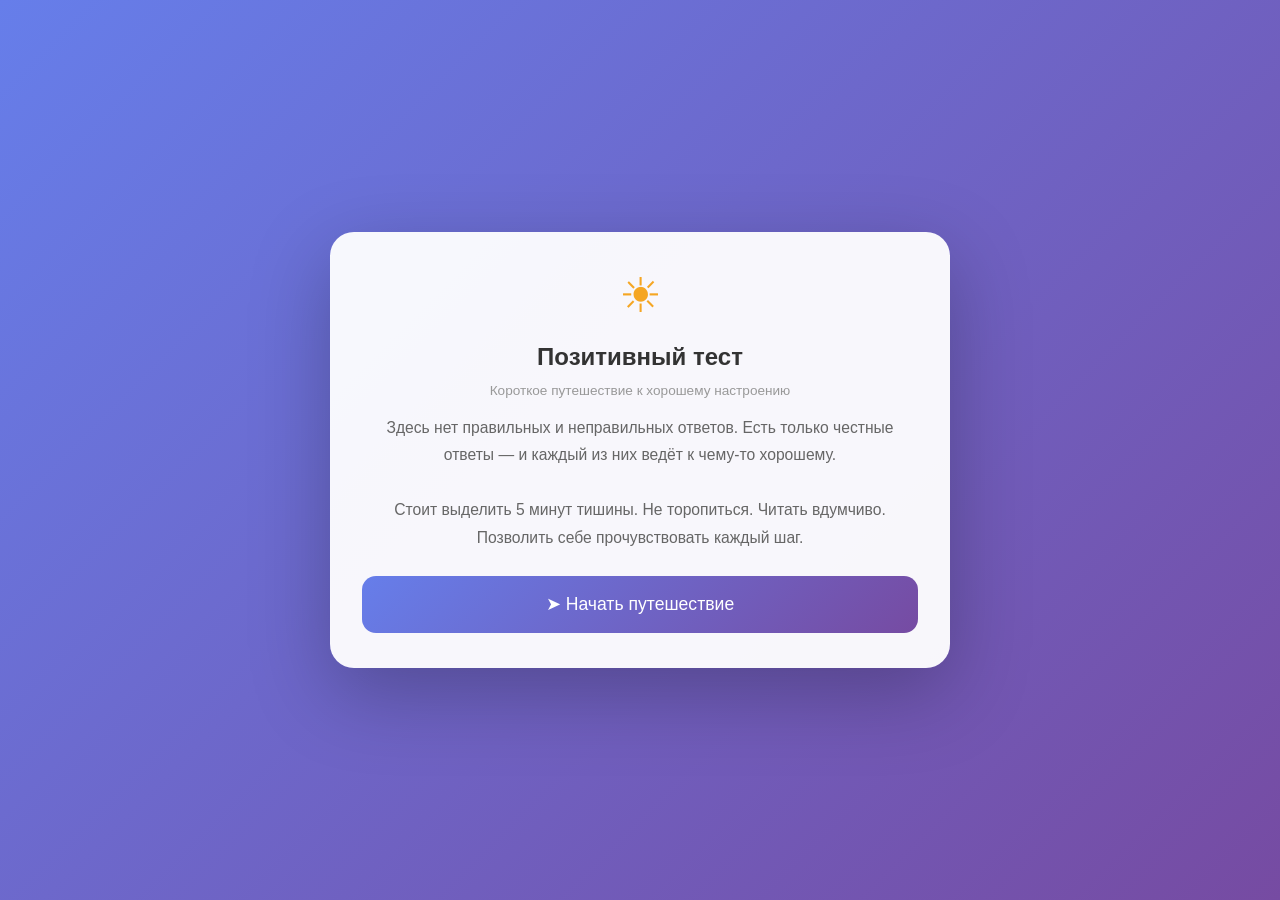
<file: index2.html>
<!DOCTYPE html>
<html lang="ru">
<head>
    <meta charset="UTF-8">
    <meta name="viewport" content="width=device-width, initial-scale=1.0, maximum-scale=1.0, user-scalable=no">
    <title>Позитивный тест</title>
    <style>
        * {
            margin: 0;
            padding: 0;
            box-sizing: border-box;
        }

        html {
            height: 100%;
        }

        body {
            font-family: 'Segoe UI', 'Helvetica Neue', Arial, sans-serif;
            min-height: 100%;
            min-height: 100dvh;
            display: flex;
            align-items: center;
            justify-content: center;
            transition: background 2s ease;
            overflow-x: hidden;
            padding: 10px;
        }

        .bg-start { background: linear-gradient(135deg, #667eea 0%, #764ba2 100%); }
        .bg-cloudy { background: linear-gradient(135deg, #89a0c2 0%, #6c7ba0 50%, #8e7baf 100%); }
        .bg-clearing { background: linear-gradient(135deg, #a8c0d8 0%, #7db4d8 50%, #b49fcc 100%); }
        .bg-warm { background: linear-gradient(135deg, #f5c76e 0%, #e8a87c 50%, #d4a0c0 100%); }
        .bg-bright { background: linear-gradient(135deg, #f093fb 0%, #f5576c 50%, #ffd86f 100%); }
        .bg-golden { background: linear-gradient(135deg, #ffd86f 0%, #fc6076 30%, #ff9a44 70%, #ef9d43 100%); }
        .bg-sunset { background: linear-gradient(135deg, #fa709a 0%, #fee140 100%); }
        .bg-final { background: linear-gradient(135deg, #a18cd1 0%, #fbc2eb 50%, #ffd86f 100%); }

        .container {
            width: 100%;
            max-width: 620px;
        }

        .card {
            background: rgba(255, 255, 255, 0.95);
            border-radius: 24px;
            padding: 35px 32px;
            box-shadow: 0 25px 80px rgba(0, 0, 0, 0.25);
            opacity: 0;
            transform: translateY(30px);
            animation: cardAppear 0.8s ease forwards;
            min-height: 200px;
        }

        @keyframes cardAppear {
            to { opacity: 1; transform: translateY(0); }
        }
        @keyframes fadeIn {
            from { opacity: 0; transform: translateY(12px); }
            to { opacity: 1; transform: translateY(0); }
        }
        @keyframes fadeInSoft {
            from { opacity: 0; }
            to { opacity: 1; }
        }
        @keyframes pulse {
            0%, 100% { transform: scale(1); }
            50% { transform: scale(1.04); }
        }
        @keyframes float {
            0%, 100% { transform: translateY(0); }
            50% { transform: translateY(-8px); }
        }
        @keyframes breathe {
            0%, 100% { opacity: 0.6; transform: scale(1); }
            50% { opacity: 1; transform: scale(1.02); }
        }
        @keyframes breatheCircle {
            0%, 100% { transform: scale(0.8); opacity: 0.7; }
            50% { transform: scale(1.2); opacity: 1; }
        }

        /* Цветные иконки */
        .i-sun { color: #f5a623; }
        .i-star { color: #f5c518; }
        .i-heart { color: #e74c6f; }
        .i-tree { color: #4caf50; }
        .i-leaf { color: #66bb6a; }
        .i-water { color: #42a5f5; }
        .i-fire { color: #ff7043; }
        .i-cloud { color: #90a4ae; }
        .i-moon { color: #7e57c2; }
        .i-diamond { color: #29b6f6; }
        .i-anchor { color: #5c6bc0; }
        .i-music { color: #ab47bc; }
        .i-cup { color: #8d6e63; }
        .i-smile { color: #fdd835; }
        .i-compass { color: #ef6c00; }
        .i-key { color: #ffc107; }
        .i-shield { color: #78909c; }
        .i-lantern { color: #ffb74d; }
        .i-spark { color: #fff176; }
        .i-home { color: #a1887f; }
        .i-clock { color: #90a4ae; }
        .i-arrow { color: #66bb6a; }
        .i-hand { color: #ffb74d; }
        .i-gear { color: #90a4ae; }
        .i-mountain { color: #78909c; }
        .i-flag { color: #ef5350; }

        .icon {
            font-style: normal;
            font-size: 1.1em;
        }

        .icon-big {
            font-style: normal;
            font-size: 3em;
            display: block;
            text-align: center;
            margin-bottom: 15px;
            animation: float 3s ease-in-out infinite;
        }

        .icon-intro {
            font-style: normal;
            font-size: 3em;
            display: block;
            text-align: center;
            margin-bottom: 20px;
            animation: breathe 4s ease-in-out infinite;
        }

        /* Путь-прогресс */
        .journey-bar {
            display: flex;
            align-items: center;
            justify-content: center;
            margin-bottom: 25px;
        }

        .journey-dot {
            width: 12px;
            height: 12px;
            border-radius: 50%;
            background: #e0e0e0;
            transition: all 0.6s ease;
        }
        .journey-dot.active {
            background: linear-gradient(135deg, #667eea, #764ba2);
            box-shadow: 0 0 10px rgba(102, 126, 234, 0.5);
            transform: scale(1.2);
        }
        .journey-dot.completed {
            background: linear-gradient(135deg, #ffd86f, #f5576c);
        }
        .journey-line {
            height: 3px;
            width: 22px;
            background: #e0e0e0;
            transition: background 0.6s ease;
        }
        .journey-line.completed {
            background: linear-gradient(90deg, #ffd86f, #f5576c);
        }

        /* Рефлексия */
        .reflection {
            background: linear-gradient(135deg, #f8f9ff 0%, #f0f4ff 100%);
            border-left: 4px solid #667eea;
            border-radius: 0 12px 12px 0;
            padding: 18px 20px;
            margin-bottom: 16px;
            font-size: 0.93em;
            line-height: 1.7;
            color: #555;
            font-style: italic;
            opacity: 0;
            animation: fadeIn 1s ease forwards;
        }
        .reflection.warm {
            background: linear-gradient(135deg, #fff9f0 0%, #fff3e0 100%);
            border-left-color: #f5a623;
        }
        .reflection.bright {
            background: linear-gradient(135deg, #fff0f5 0%, #ffe0eb 100%);
            border-left-color: #f5576c;
        }
        .reflection.golden {
            background: linear-gradient(135deg, #fffde7 0%, #fff9c4 100%);
            border-left-color: #ffd86f;
        }

        .step-label {
            font-size: 0.75em;
            text-transform: uppercase;
            letter-spacing: 2px;
            color: #999;
            margin-bottom: 6px;
            opacity: 0;
            animation: fadeIn 0.6s ease 0.2s forwards;
        }

        .question-title {
            color: #333;
            font-size: 1.2em;
            line-height: 1.6;
            margin-bottom: 22px;
            font-weight: 500;
            opacity: 0;
            animation: fadeIn 0.8s ease 0.4s forwards;
        }

        .answer-btn {
            display: block;
            width: 100%;
            padding: 14px 18px;
            margin: 9px 0;
            border: 2px solid #e8e8e8;
            border-radius: 14px;
            background: white;
            color: #444;
            font-size: 0.95em;
            line-height: 1.45;
            cursor: pointer;
            text-align: left;
            transition: all 0.4s ease;
            opacity: 0;
            animation: fadeIn 0.6s ease forwards;
        }
        .answer-btn:nth-child(1) { animation-delay: 0.5s; }
        .answer-btn:nth-child(2) { animation-delay: 0.63s; }
        .answer-btn:nth-child(3) { animation-delay: 0.76s; }
        .answer-btn:nth-child(4) { animation-delay: 0.89s; }

        .answer-btn:hover {
            border-color: #667eea;
            background: linear-gradient(135deg, #f8f9ff 0%, #f0f4ff 100%);
            transform: translateX(6px);
            box-shadow: 0 3px 12px rgba(102, 126, 234, 0.15);
        }
        .answer-btn:active {
            transform: translateX(3px) scale(0.98);
        }

        .continue-area {
            text-align: center;
            margin-top: 20px;
            min-height: 60px;
            display: flex;
            align-items: center;
            justify-content: center;
        }

        .continue-btn {
            display: inline-block;
            padding: 14px 36px;
            border: 2px solid #667eea;
            border-radius: 14px;
            background: white;
            color: #667eea;
            font-size: 0.95em;
            cursor: pointer;
            transition: all 0.4s ease;
            opacity: 0;
            animation: fadeInSoft 1s ease forwards;
        }
        .continue-btn:hover {
            background: #667eea;
            color: white;
            box-shadow: 0 4px 15px rgba(102, 126, 234, 0.3);
        }

        .result-emoji {
            font-size: 3em;
            text-align: center;
            margin: 5px 0 15px;
            animation: float 3s ease-in-out infinite;
        }
        .result-title {
            text-align: center;
            font-size: 1.35em;
            color: #333;
            margin-bottom: 20px;
            font-weight: 600;
            opacity: 0;
            animation: fadeIn 0.8s ease 0.5s forwards;
        }
        .result-text {
            line-height: 1.8;
            color: #444;
            font-size: 0.98em;
            margin-bottom: 12px;
            opacity: 0;
            animation: fadeIn 0.8s ease forwards;
        }
        .result-tip {
            background: linear-gradient(135deg, #fffde7 0%, #fff9c4 100%);
            border-radius: 14px;
            padding: 18px 20px;
            margin-top: 16px;
            line-height: 1.7;
            font-size: 0.93em;
            opacity: 0;
            animation: fadeIn 0.8s ease 1.1s forwards;
        }
        .result-tip-title {
            font-weight: 600;
            color: #f5a623;
            margin-bottom: 6px;
        }
        .journey-summary {
            background: linear-gradient(135deg, #f0f4ff 0%, #e8f0fe 100%);
            border-radius: 14px;
            padding: 18px 20px;
            margin-top: 16px;
            line-height: 1.7;
            font-size: 0.85em;
            color: #666;
            opacity: 0;
            animation: fadeIn 0.8s ease 1.4s forwards;
        }
        .journey-summary-title {
            font-weight: 600;
            color: #667eea;
            margin-bottom: 6px;
        }
        .restart-btn {
            display: block;
            width: 100%;
            padding: 16px;
            margin-top: 20px;
            border: none;
            border-radius: 14px;
            background: linear-gradient(135deg, #667eea 0%, #764ba2 100%);
            color: white;
            font-size: 1.05em;
            cursor: pointer;
            transition: all 0.3s;
            opacity: 0;
            animation: fadeIn 0.8s ease 1.7s forwards;
        }
        .restart-btn:hover {
            transform: translateY(-2px);
            box-shadow: 0 8px 25px rgba(102, 126, 234, 0.4);
        }

        .intro-title {
            text-align: center;
            font-size: 1.5em;
            color: #333;
            margin-bottom: 12px;
            font-weight: 600;
        }
        .intro-text {
            text-align: center;
            color: #666;
            line-height: 1.75;
            margin-bottom: 25px;
            font-size: 0.98em;
        }
        .start-btn {
            display: block;
            width: 100%;
            padding: 18px;
            border: none;
            border-radius: 14px;
            background: linear-gradient(135deg, #667eea 0%, #764ba2 100%);
            color: white;
            font-size: 1.1em;
            cursor: pointer;
            transition: all 0.3s;
            animation: pulse 2s ease-in-out infinite;
        }
        .start-btn:hover {
            transform: translateY(-3px);
            box-shadow: 0 10px 30px rgba(102, 126, 234, 0.4);
            animation: none;
        }

        .breathe-circle {
            width: 110px;
            height: 110px;
            border-radius: 50%;
            background: linear-gradient(135deg, #a18cd1, #fbc2eb);
            margin: 25px auto;
            animation: breatheCircle 6s ease-in-out infinite;
            display: flex;
            align-items: center;
            justify-content: center;
            color: white;
            font-size: 0.85em;
            letter-spacing: 3px;
        }

        .read-slow {
            text-align: center;
            color: #bbb;
            font-size: 0.8em;
            margin-top: 12px;
            letter-spacing: 4px;
        }

        /* Мобильная адаптация */
        @media (max-width: 480px) {
            body { padding: 6px; }
            .card { padding: 24px 18px; border-radius: 18px; }
            .question-title { font-size: 1.05em; margin-bottom: 16px; }
            .answer-btn { padding: 12px 14px; font-size: 0.9em; margin: 7px 0; border-radius: 12px; }
            .journey-line { width: 14px; }
            .journey-dot { width: 10px; height: 10px; }
            .icon-big { font-size: 2.5em; }
            .icon-intro { font-size: 2.5em; }
            .reflection { padding: 14px 16px; font-size: 0.88em; }
            .step-label { font-size: 0.7em; }
            .intro-title { font-size: 1.3em; }
            .intro-text { font-size: 0.9em; }
            .result-emoji { font-size: 2.5em; }
            .result-title { font-size: 1.2em; }
            .result-text { font-size: 0.9em; }
            .result-tip { padding: 14px 16px; font-size: 0.88em; }
            .journey-summary { padding: 14px 16px; font-size: 0.82em; }
            .continue-btn { padding: 12px 30px; font-size: 0.9em; }
            .breathe-circle { width: 95px; height: 95px; font-size: 0.8em; }
            .journey-bar { margin-bottom: 18px; }
        }

        @media (max-width: 360px) {
            .card { padding: 20px 14px; }
            .question-title { font-size: 0.98em; }
            .answer-btn { padding: 10px 12px; font-size: 0.85em; }
        }
    </style>
</head>
<body class="bg-start">
    <div class="container">
        <div class="card" id="card">
            <div id="content"></div>
        </div>
    </div>

<script>

// ========================================
// ЦВЕТНЫЕ ИКОНКИ — ФУНКЦИЯ
// ========================================

function ic(symbol, colorClass) {
    return '<i class="icon ' + colorClass + '">' + symbol + '</i>';
}

function icBig(symbol, colorClass) {
    return '<i class="icon-big ' + colorClass + '">' + symbol + '</i>';
}

function icIntro(symbol, colorClass) {
    return '<i class="icon-intro ' + colorClass + '">' + symbol + '</i>';
}

// ========================================
// СОСТОЯНИЕ
// ========================================

var state = {
    step: 0,
    totalSteps: 7,
    path: [],
    moodStart: '',
    resource: '',
    place: '',
    symbol: '',
    horizon: '',
    feeling: '',
    strength: ''
};

// ========================================
// БАЗА ДАННЫХ
// ========================================

var testFlow = {

    "intro": {
        type: "intro",
        emoji: icIntro("&#9728;", "i-sun"),
        title: "Позитивный тест",
        subtitle: "Короткое путешествие к хорошему настроению",
        text: "Здесь нет правильных и неправильных ответов. "
            + "Есть только честные ответы "
            + "&#8212; и каждый из них ведёт к чему-то хорошему."
            + "<br><br>"
            + "Стоит выделить 5 минут тишины. "
            + "Не торопиться. Читать вдумчиво. "
            + "Позволить себе прочувствовать каждый шаг.",
        buttonText: "&#10148; Начать путешествие",
        next: "q1"
    },

    "q1": {
        type: "question",
        step: 1,
        label: "ОТПРАВНАЯ ТОЧКА",
        bg: "bg-cloudy",
        question: "Если представить внутренний мир прямо сейчас "
                + "как пейзаж за окном &#8212; что за окном?",
        answers: [
            {
                text: ic("&#9729;","i-cloud") + " Густой туман &#8212; не видно ни дороги, ни горизонта",
                next: "t1_fog",
                save: { moodStart: "fog" }
            },
            {
                text: ic("&#9729;","i-cloud") + " Серые облака &#8212; спокойно, но солнца не хватает",
                next: "t1_clouds",
                save: { moodStart: "clouds" }
            },
            {
                text: ic("&#9925;","i-sun") + " Облака с просветами &#8212; солнце иногда пробивается",
                next: "t1_partial",
                save: { moodStart: "partial" }
            },
            {
                text: ic("&#9728;","i-sun") + " Почти ясно &#8212; хорошо, но хочется ещё ярче",
                next: "t1_clear",
                save: { moodStart: "clear" }
            }
        ]
    },

    "t1_fog": {
        type: "transition",
        emoji: icBig("&#9832;","i-fire"),
        bg: "bg-cloudy",
        text: "Туман &#8212; это не темнота. "
            + "Это мир, который пока не раскрыл свои детали. "
            + "В тумане есть своя тишина и даже красота. "
            + "А главное &#8212; туман всегда рассеивается. Всегда."
            + "<br><br>"
            + "Пора найти первый огонёк.",
        pause: 4000,
        next: "q2_low"
    },

    "t1_clouds": {
        type: "transition",
        emoji: icBig("&#9729;","i-cloud"),
        bg: "bg-cloudy",
        text: "За серыми облаками всегда есть солнце "
            + "&#8212; оно никуда не исчезло. "
            + "Просто нужен лёгкий ветер, "
            + "чтобы облака начали двигаться."
            + "<br><br>"
            + "Этим ветром станут следующие несколько минут.",
        pause: 3500,
        next: "q2_mid"
    },

    "t1_partial": {
        type: "transition",
        emoji: icBig("&#9925;","i-sun"),
        bg: "bg-clearing",
        text: "Просветы в облаках &#8212; отличный старт! "
            + "Внутри уже есть энергия, которая пробивается наружу. "
            + "Осталось помочь ей раскрыться полностью.",
        pause: 3000,
        next: "q2_high"
    },

    "t1_clear": {
        type: "transition",
        emoji: icBig("&#10024;","i-star"),
        bg: "bg-warm",
        text: "Почти ясно &#8212; прекрасная точка старта! "
            + "Ресурс уже есть внутри. "
            + "Время превратить хорошее настроение в сияющее.",
        pause: 2500,
        next: "q2_top"
    },

    // ===== ВОПРОС 2 =====

    "q2_low": {
        type: "question",
        step: 2,
        label: "ПОИСК ОГОНЬКА",
        bg: "bg-cloudy",
        question: "В тумане главное &#8212; найти первый ориентир. "
                + "Что-то маленькое, но тёплое. "
                + "Какое простое действие "
                + "в последнее время приносило хотя бы "
                + "каплю удовольствия или спокойствия?",
        answers: [
            {
                text: ic("&#9749;","i-cup") + " Что-то телесное &#8212; горячий чай, тёплый душ, вкусная еда",
                next: "t2_body", save: { resource: "body" }
            },
            {
                text: ic("&#9835;","i-music") + " Что-то для чувств &#8212; музыка, тишина, красивый вид",
                next: "t2_senses", save: { resource: "senses" }
            },
            {
                text: ic("&#9786;","i-smile") + " Общение &#8212; даже короткий разговор с близким человеком",
                next: "t2_people", save: { resource: "people" }
            },
            {
                text: ic("&#9733;","i-star") + " Движение &#8212; прогулка, смена обстановки, свежий воздух",
                next: "t2_move", save: { resource: "move" }
            }
        ]
    },

    "q2_mid": {
        type: "question",
        step: 2,
        label: "ТОЧКА ТЕПЛА",
        bg: "bg-cloudy",
        question: "Даже когда на душе пасмурно, "
                + "где-то внутри всегда теплится огонёк. "
                + "Если переключить внимание с мыслей на тело &#8212; "
                + "где прямо сейчас ощущается "
                + "наибольший комфорт или покой?",
        answers: [
            {
                text: ic("&#9758;","i-hand") + " В руках или ногах &#8212; приятное тепло или тяжесть",
                next: "t2_body", save: { resource: "body" }
            },
            {
                text: ic("&#9776;","i-water") + " В дыхании &#8212; дышится ровно, это островок покоя",
                next: "t2_senses", save: { resource: "senses" }
            },
            {
                text: ic("&#9734;","i-moon") + " В лице &#8212; когда мышцы расслабляются, становится легче",
                next: "t2_people", save: { resource: "people" }
            },
            {
                text: ic("&#9881;","i-gear") + " Пока нигде &#8212; всё внимание в мыслях",
                next: "t2_move", save: { resource: "move" }
            }
        ]
    },

    "q2_high": {
        type: "question",
        step: 2,
        label: "ИСКРА",
        bg: "bg-clearing",
        question: "Для полного солнца иногда достаточно "
                + "одного маленького импульса &#8212; "
                + "как спичка, от которой разгорается костёр. "
                + "Что могло бы стать такой спичкой?",
        answers: [
            {
                text: ic("&#9733;","i-star") + " Узнать что-то новое и захватывающее",
                next: "t2_senses", save: { resource: "senses" }
            },
            {
                text: ic("&#9829;","i-heart") + " Сделать что-то приятное лично для себя",
                next: "t2_body", save: { resource: "body" }
            },
            {
                text: ic("&#9786;","i-smile") + " Услышать голос или весточку от дорогого человека",
                next: "t2_people", save: { resource: "people" }
            },
            {
                text: ic("&#9650;","i-arrow") + " Почувствовать прогресс &#8212; движение вперёд",
                next: "t2_move", save: { resource: "move" }
            }
        ]
    },

    "q2_top": {
        type: "question",
        step: 2,
        label: "УСИЛЕНИЕ СВЕТА",
        bg: "bg-warm",
        question: "Когда настроение уже хорошее, "
                + "его можно сделать великолепным. "
                + "Что прямо сейчас вызывает "
                + "внутреннюю улыбку &#8212; даже маленькую?",
        answers: [
            {
                text: ic("&#9733;","i-star") + " Проект или идея, которая увлекает",
                next: "t2_senses", save: { resource: "senses" }
            },
            {
                text: ic("&#9829;","i-heart") + " Люди рядом, которые дороги",
                next: "t2_people", save: { resource: "people" }
            },
            {
                text: ic("&#9728;","i-sun") + " Ощущение свободы и открытых возможностей",
                next: "t2_move", save: { resource: "move" }
            },
            {
                text: ic("&#9752;","i-leaf") + " Просто факт, что прямо сейчас &#8212; всё хорошо",
                next: "t2_body", save: { resource: "body" }
            }
        ]
    },

    // ===== ПЕРЕХОДЫ ПОСЛЕ ВОПРОСА 2 =====

    "t2_body": {
        type: "transition",
        emoji: icBig("&#9832;","i-fire"),
        bg: "bg-clearing",
        text: "Тело &#8212; самый надёжный союзник. "
            + "Оно не умеет обманывать: если ему тепло и хорошо, "
            + "значит, внутри действительно есть ресурс. "
            + "Внимание только что было направлено к этому ресурсу "
            + "&#8212; и он откликнулся."
            + "<br><br>"
            + "Это тепло станет ориентиром на пути вперёд.",
        pause: 4000,
        next: "q3_place"
    },

    "t2_senses": {
        type: "transition",
        emoji: icBig("&#9835;","i-music"),
        bg: "bg-clearing",
        text: "Способность замечать тонкие вещи "
            + "&#8212; звуки, запахи, красоту &#8212; "
            + "это не просто чувствительность. Это дар. "
            + "Те, кто умеет видеть красоту в мелочах, "
            + "имеют встроенный генератор радости."
            + "<br><br>"
            + "Эта способность сейчас очень пригодится.",
        pause: 4000,
        next: "q3_place"
    },

    "t2_people": {
        type: "transition",
        emoji: icBig("&#9829;","i-heart"),
        bg: "bg-clearing",
        text: "Связь с людьми &#8212; одна из главных ценностей. "
            + "Если отношения и общение важны &#8212; "
            + "это говорит о глубине и теплоте натуры. "
            + "Умение дарить и принимать тепло &#8212; редкое качество."
            + "<br><br>"
            + "Оно станет опорой на следующем шаге.",
        pause: 4000,
        next: "q3_place"
    },

    "t2_move": {
        type: "transition",
        emoji: icBig("&#9733;","i-star"),
        bg: "bg-clearing",
        text: "Движение и перемены &#8212; мощный способ перезагрузки. "
            + "Пока другие застывают в трудные моменты, "
            + "кто-то ищет выход в действии. "
            + "Это качество первопроходца."
            + "<br><br>"
            + "Пора направить эту энергию в путешествие внутрь.",
        pause: 4000,
        next: "q3_place"
    },

    // ===== ВОПРОС 3 =====

    "q3_place": {
        type: "question",
        step: 3,
        label: "МЕСТО СИЛЫ",
        bg: "bg-warm",
        question: "Если бы можно было мгновенно оказаться в месте, "
                + "где абсолютно хорошо &#8212; "
                + "без забот, без чужих ожиданий &#8212; "
                + "что бы это было за место?",
        answers: [
            {
                text: ic("&#9968;","i-mountain") + " Природный простор &#8212; горы, лес, берег реки, звёздное небо",
                next: "t3_nature", save: { place: "nature" }
            },
            {
                text: ic("&#9962;","i-home") + " Уютное укрытие &#8212; тёплый дом, мягкий свет, тишина",
                next: "t3_home", save: { place: "home" }
            },
            {
                text: ic("&#9733;","i-star") + " Живой город &#8212; кофейня, вечерние огни, запах выпечки",
                next: "t3_city", save: { place: "city" }
            },
            {
                text: ic("&#9200;","i-clock") + " Место из памяти &#8212; бабушкин дом, двор детства",
                next: "t3_memory", save: { place: "memory" }
            }
        ]
    },

    "t3_nature": {
        type: "transition",
        emoji: icBig("&#9752;","i-tree"),
        bg: "bg-warm",
        text: "Можно на секунду прикрыть глаза и представить: "
            + "тёплая поляна. Солнечный свет сквозь листву "
            + "мягко ложится на кожу. "
            + "Воздух пахнет травами. "
            + "Где-то журчит ручей."
            + "<br><br>"
            + "Ни одного уведомления. Только этот момент.",
        pause: 5000,
        next: "q4_symbol"
    },

    "t3_home": {
        type: "transition",
        emoji: icBig("&#9832;","i-fire"),
        bg: "bg-warm",
        text: "За окном вечер, "
            + "а в комнате &#8212; мягкий тёплый свет. "
            + "Что-то уютное укутывает плечи. "
            + "Тихая музыка или потрескивание огня. "
            + "Горячий напиток согревает ладони."
            + "<br><br>"
            + "Всё срочное стало несрочным. Весь мир подождёт.",
        pause: 5000,
        next: "q4_symbol"
    },

    "t3_city": {
        type: "transition",
        emoji: icBig("&#9733;","i-star"),
        bg: "bg-warm",
        text: "Вечерний город. Маленькая кофейня. За стеклом "
            + "&#8212; мягкие огни фонарей. "
            + "Прохожие куда-то идут, но спешить некуда. "
            + "Аромат кофе, негромкий джаз."
            + "<br><br>"
            + "Просто быть наблюдателем. Быть в моменте.",
        pause: 5000,
        next: "q4_symbol"
    },

    "t3_memory": {
        type: "transition",
        emoji: icBig("&#9734;","i-moon"),
        bg: "bg-warm",
        text: "Это место живёт внутри &#8212; "
            + "тёплое, настоящее, защищённое. "
            + "Может, там пахнет пирогами. "
            + "Или слышен смех друзей. "
            + "Или ощущается та безмятежность, "
            + "когда мир казался безопасным и добрым."
            + "<br><br>"
            + "Это ощущение никуда не делось. Оно здесь.",
        pause: 5000,
        next: "q4_symbol"
    },

    // ===== ВОПРОС 4 =====

    "q4_symbol": {
        type: "question",
        step: 4,
        label: "НАХОДКА",
        bg: "bg-bright",
        question: "В этом прекрасном месте "
                + "взгляд падает на предмет. "
                + "Он символизирует главную внутреннюю силу &#8212; "
                + "качество, которое помогало "
                + "преодолевать трудности на протяжении всей жизни. "
                + "Что это?",
        answers: [
            {
                text: ic("&#9737;","i-compass") + " Старинный компас &#8212; умение находить верный путь даже в тумане",
                next: "t4_compass", save: { symbol: "compass" }
            },
            {
                text: ic("&#9758;","i-key") + " Золотой ключ &#8212; способность открывать двери, которые кажутся закрытыми",
                next: "t4_key", save: { symbol: "key" }
            },
            {
                text: ic("&#9830;","i-shield") + " Крепкий щит &#8212; устойчивость и способность выдержать больше, чем кажется",
                next: "t4_shield", save: { symbol: "shield" }
            },
            {
                text: ic("&#9728;","i-lantern") + " Тёплый фонарь &#8212; умение нести свет другим даже в трудные времена",
                next: "t4_lantern", save: { symbol: "lantern" }
            }
        ]
    },

    "t4_compass": {
        type: "transition",
        emoji: icBig("&#9737;","i-compass"),
        bg: "bg-bright",
        reflectionClass: "warm",
        text: "Компас &#8212; символ внутренней мудрости. "
            + "Даже когда вокруг хаос, "
            + "внутри есть стрелка, которая знает направление."
            + "<br><br>"
            + "Стоит вспомнить: сколько раз решения, "
            + "казавшиеся рискованными, оказывались верными? "
            + "Это не случайность. Это внутренний компас.",
        pause: 5000,
        next: "q5_horizon"
    },

    "t4_key": {
        type: "transition",
        emoji: icBig("&#9758;","i-key"),
        bg: "bg-bright",
        reflectionClass: "warm",
        text: "Золотой ключ &#8212; символ находчивости. "
            + "Там, где видится стена &#8212; находится дверь. "
            + "Там, где дверь заперта &#8212; подбирается ключ."
            + "<br><br>"
            + "Эта способность работала раньше, работает сейчас "
            + "и будет работать в будущем.",
        pause: 5000,
        next: "q5_horizon"
    },

    "t4_shield": {
        type: "transition",
        emoji: icBig("&#9830;","i-shield"),
        bg: "bg-bright",
        reflectionClass: "warm",
        text: "Щит &#8212; символ стойкости. "
            + "Стоит оглянуться: всё, что было пережито &#8212; "
            + "не сломало, а закалило."
            + "<br><br>"
            + "Эта устойчивость &#8212; не жёсткость, "
            + "а гибкая прочность. Как дерево, "
            + "которое гнётся на ветру, но не ломается.",
        pause: 5000,
        next: "q5_horizon"
    },

    "t4_lantern": {
        type: "transition",
        emoji: icBig("&#9728;","i-lantern"),
        bg: "bg-bright",
        reflectionClass: "warm",
        text: "Фонарь &#8212; символ внутреннего света. "
            + "Есть люди, рядом с которыми другим "
            + "становится теплее и спокойнее."
            + "<br><br>"
            + "Но чтобы фонарь продолжал светить, "
            + "важно заботиться и о самом огне. "
            + "Именно этим сейчас и стоит заняться.",
        pause: 5000,
        next: "q5_horizon"
    },

    // ===== ВОПРОС 5: адаптивный к стартовому состоянию =====

    "q5_horizon": {
        type: "question_dynamic",
        step: 5,
        label: "ГОРИЗОНТ",
        bg: "bg-golden",
        questionVariants: {
            fog: "Туман рассеялся. Впереди &#8212; горизонт, "
                + "и что-то наполняет предвкушением. "
                + "Не тревожным ожиданием, "
                + "а радостным предчувствием. Что там, впереди?",
            clouds: "Облака разошлись. Впереди &#8212; открытый горизонт, "
                + "и что-то наполняет предвкушением. "
                + "Не тревожным ожиданием, "
                + "а радостным предчувствием. Что там, впереди?",
            partial: "Последние облака уходят. Горизонт полностью открыт, "
                + "и что-то наполняет радостным предчувствием. "
                + "Что там, впереди?",
            clear: "Небо сияет &#8212; ещё ярче, чем в начале. "
                + "Горизонт широко раскрыт, "
                + "и что-то наполняет радостным предчувствием. "
                + "Что там, впереди?"
        },
        answers: [
            {
                text: ic("&#9733;","i-star") + " Новое открытие &#8212; возможность узнать то, что изменит взгляд на мир",
                next: "t5_discovery", save: { horizon: "discovery" }
            },
            {
                text: ic("&#9786;","i-smile") + " Встреча &#8212; пересечение с людьми, которые поймут и вдохновят",
                next: "t5_meeting", save: { horizon: "meeting" }
            },
            {
                text: ic("&#9650;","i-arrow") + " Результат &#8212; момент, когда вложенный труд принесёт видимые плоды",
                next: "t5_achievement", save: { horizon: "achievement" }
            },
            {
                text: ic("&#9752;","i-leaf") + " Гармония &#8212; период, когда всё просто складывается идеально",
                next: "t5_harmony", save: { horizon: "harmony" }
            }
        ]
    },

    // ===== ПЕРЕХОДЫ ПОСЛЕ ВОПРОСА 5 =====

    "t5_discovery": {
        type: "transition",
        emoji: icBig("&#9733;","i-star"),
        bg: "bg-golden",
        reflectionClass: "bright",
        text: "Любопытство и жажда нового &#8212; "
            + "одна из самых чистых форм радости. "
            + "В момент открытия мозг вырабатывает дофамин "
            + "&#8212; гормон предвкушения."
            + "<br><br>"
            + "Прямо сейчас тоже происходит открытие &#8212; "
            + "открытие внутренних ресурсов. "
            + "И это уже меняет настроение.",
        pause: 4500,
        next: "q6_feeling"
    },

    "t5_meeting": {
        type: "transition",
        emoji: icBig("&#9829;","i-heart"),
        bg: "bg-golden",
        reflectionClass: "bright",
        text: "Предвкушение встречи со своими людьми "
            + "&#8212; одно из самых тёплых чувств. "
            + "Войти туда, где рады видеть. "
            + "Не за заслуги &#8212; просто так."
            + "<br><br>"
            + "Это чувство принятия &#8212; бесценно. "
            + "И оно уже знакомо.",
        pause: 4500,
        next: "q6_feeling"
    },

    "t5_achievement": {
        type: "transition",
        emoji: icBig("&#9650;","i-arrow"),
        bg: "bg-golden",
        reflectionClass: "bright",
        text: "Момент, когда усилия превращаются в результат "
            + "&#8212; это подтверждение: "
            + "время и энергия потрачены не зря."
            + "<br><br>"
            + "Стоит вспомнить свой последний такой момент "
            + "и почувствовать его снова. Это &#8212; доказательство "
            + "способности создавать будущее.",
        pause: 4500,
        next: "q6_feeling"
    },

    "t5_harmony": {
        type: "transition",
        emoji: icBig("&#9752;","i-leaf"),
        bg: "bg-golden",
        reflectionClass: "bright",
        text: "Гармония &#8212; когда ничего не нужно добавлять "
            + "и ничего убирать. Всё на своих местах. "
            + "Это не застой &#8212; "
            + "это высшая форма равновесия."
            + "<br><br>"
            + "Прямо в этот момент "
            + "это состояние ближе, "
            + "чем было несколько минут назад.",
        pause: 4500,
        next: "q6_feeling"
    },

    // ===== ВОПРОС 6 =====

    "q6_feeling": {
        type: "question",
        step: 6,
        label: "ВНУТРЕННИЙ СВЕТ",
        bg: "bg-sunset",
        question: "Почти финал. Стоит обратить внимание "
                + "на внутреннее состояние &#8212; именно сейчас, "
                + "в эту секунду. Не то, что было в начале, "
                + "а то, что есть прямо сейчас. "
                + "Какое первое ощущение приходит?",
        answers: [
            {
                text: ic("&#9790;","i-moon") + " Лёгкость &#8212; словно что-то тяжёлое мягко соскользнуло с плеч",
                next: "t6_light", save: { feeling: "lightness" }
            },
            {
                text: ic("&#9728;","i-sun") + " Ясность &#8212; в голове стало светлее и просторнее",
                next: "t6_clarity", save: { feeling: "clarity" }
            },
            {
                text: ic("&#9786;","i-smile") + " Тёплая улыбка &#8212; внутренняя, может даже незаметная снаружи",
                next: "t6_smile", save: { feeling: "smile" }
            },
            {
                text: ic("&#9875;","i-anchor") + " Устойчивость &#8212; спокойная уверенность, что всё будет хорошо",
                next: "t6_steady", save: { feeling: "steady" }
            }
        ]
    },

    "t6_light": {
        type: "transition",
        emoji: icBig("&#9790;","i-moon"),
        bg: "bg-sunset",
        reflectionClass: "golden",
        text: "Лёгкость. Что-то отпускает. "
            + "Это не бегство от проблем &#8212; "
            + "это разрешение не нести лишнее. "
            + "Проблемы никуда не денутся, "
            + "но подход к ним становится легче."
            + "<br><br>"
            + "Последний шаг &#8212; и это состояние закрепится.",
        pause: 4000,
        next: "q7_final"
    },

    "t6_clarity": {
        type: "transition",
        emoji: icBig("&#9830;","i-diamond"),
        bg: "bg-sunset",
        reflectionClass: "golden",
        text: "Ясность. Когда внутри проясняется &#8212; "
            + "мир становится проще. Не потому что проблем нет, "
            + "а потому что они видны такими, какие есть: "
            + "решаемыми."
            + "<br><br>"
            + "Эта ясность &#8212; ценный ресурс. Пора сохранить.",
        pause: 4000,
        next: "q7_final"
    },

    "t6_smile": {
        type: "transition",
        emoji: icBig("&#9728;","i-sun"),
        bg: "bg-sunset",
        reflectionClass: "golden",
        text: "Внутренняя улыбка &#8212; пожалуй, "
            + "самый верный знак настоящей радости. "
            + "Не показной, не для других."
            + "<br><br>"
            + "Эта улыбка &#8212; лучшее подтверждение, "
            + "что путешествие уже дало результат. "
            + "Финальный шаг.",
        pause: 4000,
        next: "q7_final"
    },

    "t6_steady": {
        type: "transition",
        emoji: icBig("&#9875;","i-anchor"),
        bg: "bg-sunset",
        reflectionClass: "golden",
        text: "Спокойная уверенность &#8212; "
            + "самое устойчивое из позитивных состояний. "
            + "Не восторг, который быстро угасает, "
            + "а глубокое ощущение: всё на месте. Всё в порядке."
            + "<br><br>"
            + "Осталось это закрепить.",
        pause: 4000,
        next: "q7_final"
    },

    // ===== ВОПРОС 7 =====

    "q7_final": {
        type: "question",
        step: 7,
        label: "ЗАКРЕПЛЕНИЕ",
        bg: "bg-final",
        question: "Последний вопрос &#8212; самый важный. "
                + "Путь к ясному небу пройден "
                + "за несколько минут. Своими ответами. Своим вниманием. "
                + "Как хочется завершить этот момент?",
        answers: [
            {
                text: ic("&#9737;","i-compass") + " Запомнить &#8212; сохранить это ощущение как точку возврата на случай пасмурных дней",
                next: "breathe_anchor", save: { strength: "anchor" }
            },
            {
                text: ic("&#9786;","i-smile") + " Улыбнуться &#8212; просто так, для себя, прямо сейчас",
                next: "breathe_smile", save: { strength: "smile" }
            },
            {
                text: ic("&#9728;","i-sun") + " Выдохнуть &#8212; отпустить всё лишнее одним глубоким выдохом",
                next: "breathe_breath", save: { strength: "breath" }
            },
            {
                text: ic("&#9829;","i-heart") + " Поделиться &#8212; мысленно послать тепло тому, кто сейчас в этом нуждается",
                next: "breathe_share", save: { strength: "share" }
            }
        ]
    },

    // ===== ДЫХАНИЕ =====

    "breathe_anchor": {
        type: "breathe",
        bg: "bg-final",
        text: "Один медленный глубокий вдох... "
            + "и медленный выдох. "
            + "Это ощущение фиксируется внутри.",
        pause: 8000,
        next: "result_anchor"
    },

    "breathe_smile": {
        type: "breathe",
        bg: "bg-final",
        text: "Улыбка для себя. "
            + "Мышцы лица расслабляются. "
            + "Внутри становится теплее.",
        pause: 8000,
        next: "result_smile"
    },

    "breathe_breath": {
        type: "breathe",
        bg: "bg-final",
        text: "Один глубокий выдох. "
            + "С ним уходит "
            + "всё лишнее.",
        pause: 8000,
        next: "result_breath"
    },

    "breathe_share": {
        type: "breathe",
        bg: "bg-final",
        text: "Перед глазами &#8212; тот, "
            + "кому хочется послать тепло. "
            + "Мысленный луч света летит.",
        pause: 8000,
        next: "result_share"
    },

    // ===== РЕЗУЛЬТАТЫ =====

    "result_anchor": {
        type: "result",
        bg: "bg-final",
        emoji: ic("&#9737;","i-compass") + " " + ic("&#10024;","i-star"),
        title: "Внутренний компас настроен",
        paragraphs: [
            "Только что завершилось маленькое, "
            + "но настоящее путешествие &#8212; к ясному небу. "
            + "Не случайно, а осознанно, шаг за шагом.",

            "Выбор &#8212; сохранить это состояние как ресурс &#8212; "
            + "мудрый выбор. Настроение &#8212; "
            + "это не то, что просто случается. "
            + "Это то, что можно создавать.",

            "Только что это было доказано на практике."
        ],
        tip: "Когда накроет пасмурность &#8212; "
            + "достаточно закрыть глаза на 30 секунд. "
            + "Найти тепло в теле. Вспомнить своё место силы. "
            + "Взять в руки компас. "
            + "Посмотреть на горизонт. Компас всегда рядом."
    },

    "result_smile": {
        type: "result",
        bg: "bg-final",
        emoji: ic("&#9786;","i-smile") + " " + ic("&#9728;","i-sun"),
        title: "Улыбка, которая идёт изнутри",
        paragraphs: [
            "Путь к солнцу завершён "
            + "самым простым и самым мощным действием &#8212; улыбкой.",

            "Нейробиология подтверждает: "
            + "даже намеренная улыбка запускает каскад реакций, "
            + "которые реально улучшают настроение. "
            + "А эта улыбка &#8212; настоящая, "
            + "за ней стоит реальный внутренний путь.",

            "Умение находить повод для радости &#8212; "
            + "это суперсила."
        ],
        tip: "Хорошая практика &#8212; начинать каждое утро с одной мысли: "
            + "&#171;Что сегодня вызовет улыбку?&#187; "
            + "Это занимает 10 секунд, "
            + "а меняет весь день."
    },

    "result_breath": {
        type: "result",
        bg: "bg-final",
        emoji: ic("&#9728;","i-sun") + " " + ic("&#9790;","i-moon"),
        title: "Пространство внутренней свободы",
        paragraphs: [
            "Отпустить &#8212; "
            + "один из самых сильных навыков.",

            "Часто приходится нести то, что не принадлежит: "
            + "чужие тревоги, вчерашние переживания, "
            + "завтрашние страхи. "
            + "Один глубокий выдох &#8212; "
            + "и пространство внутри очищается.",

            "Это пространство только что было создано."
        ],
        tip: "В любой сложной ситуации &#8212; "
            + "один медленный выдох. "
            + "Не вдох, а именно выдох. "
            + "Тело само сделает вдох, "
            + "а с ним придёт ясность."
    },

    "result_share": {
        type: "result",
        bg: "bg-final",
        emoji: ic("&#9829;","i-heart") + " " + ic("&#9733;","i-star"),
        title: "Тепло, которое множится",
        paragraphs: [
            "Когда становится хорошо "
            + "и первый импульс &#8212; поделиться &#8212; "
            + "это признак настоящей внутренней наполненности.",

            "Это не просто подзарядка. "
            + "Это превращение в источник. "
            + "Редкое качество.",

            "Тепло, которое отдаётся, "
            + "не уменьшается &#8212; оно множится."
        ],
        tip: "Стоит сегодня написать или сказать одному человеку "
            + "что-то хорошее. Без повода. Просто так. "
            + "Одна фраза запускает цепную реакцию добра."
    }
};

// ========================================
// РЕНДЕРИНГ
// ========================================

function setBackground(bgClass) {
    document.body.className = bgClass;
}

function renderJourneyBar(currentStep) {
    var html = '<div class="journey-bar">';
    for (var i = 1; i <= state.totalSteps; i++) {
        var dotClass = 'journey-dot';
        if (i < currentStep) dotClass += ' completed';
        if (i === currentStep) dotClass += ' active';
        html += '<div class="' + dotClass + '"></div>';
        if (i < state.totalSteps) {
            var lineClass = 'journey-line';
            if (i < currentStep) lineClass += ' completed';
            html += '<div class="' + lineClass + '"></div>';
        }
    }
    html += '</div>';
    return html;
}

function showNode(id) {
    var node = testFlow[id];
    if (!node) return;
    if (node.bg) setBackground(node.bg);

    var card = document.getElementById('card');
    card.style.animation = 'none';
    void card.offsetHeight;
    card.style.animation = 'cardAppear 0.8s ease forwards';

    switch (node.type) {
        case 'intro': renderIntro(node); break;
        case 'question': renderQuestion(id, node); break;
        case 'question_dynamic': renderQuestionDynamic(id, node); break;
        case 'transition': renderTransition(node); break;
        case 'breathe': renderBreathe(node); break;
        case 'result': renderResult(node); break;
    }

    window.scrollTo({ top: 0, behavior: 'smooth' });
}

function renderIntro(node) {
    document.getElementById('content').innerHTML =
        node.emoji
        + '<div class="intro-title">' + node.title + '</div>'
        + '<div style="text-align:center; color:#999; '
        + 'font-size:0.85em; margin-bottom:16px;">'
        + node.subtitle + '</div>'
        + '<div class="intro-text">' + node.text + '</div>'
        + '<button class="start-btn" onclick="showNode(\'' + node.next + '\')">'
        + node.buttonText + '</button>';
}

function renderQuestion(id, node) {
    var html = renderJourneyBar(node.step);
    html += '<div class="step-label">' + node.label + '</div>';
    html += '<div class="question-title">' + node.question + '</div>';
    for (var i = 0; i < node.answers.length; i++) {
        html += '<button class="answer-btn" '
            + 'onclick="selectAnswer(\'' + id + '\', ' + i + ')">'
            + node.answers[i].text + '</button>';
    }
    document.getElementById('content').innerHTML = html;
}

function renderQuestionDynamic(id, node) {
    var questionText = node.questionVariants[state.moodStart] || node.questionVariants["clouds"];
    var html = renderJourneyBar(node.step);
    html += '<div class="step-label">' + node.label + '</div>';
    html += '<div class="question-title">' + questionText + '</div>';
    for (var i = 0; i < node.answers.length; i++) {
        html += '<button class="answer-btn" '
            + 'onclick="selectAnswer(\'' + id + '\', ' + i + ')">'
            + node.answers[i].text + '</button>';
    }
    document.getElementById('content').innerHTML = html;
}

function renderTransition(node) {
    var reflClass = node.reflectionClass || '';
    document.getElementById('content').innerHTML =
        node.emoji
        + '<div class="reflection ' + reflClass + '">'
        + node.text + '</div>'
        + '<div class="read-slow">&#8226; &#8226; &#8226;</div>'
        + '<div class="continue-area">'
        + '<div id="continue-placeholder"></div>'
        + '</div>';

    setTimeout(function() {
        var p = document.getElementById('continue-placeholder');
        if (p) {
            p.innerHTML =
                '<button class="continue-btn" '
                + 'onclick="showNode(\'' + node.next + '\')">'
                + 'Продолжить &#10148;</button>';
        }
    }, node.pause || 3000);
}

function renderBreathe(node) {
    document.getElementById('content').innerHTML =
        '<div style="text-align:center; padding: 15px 0;">'
        + '<div style="color:#999; font-size:0.8em; '
        + 'text-transform:uppercase; letter-spacing:2px; '
        + 'margin-bottom:15px;">Момент тишины</div>'
        + '<div class="breathe-circle">&#8226; &#8226; &#8226;</div>'
        + '<div style="color:#555; font-size:1.05em; '
        + 'line-height:1.7; margin-top:15px; font-style:italic;">'
        + node.text + '</div>'
        + '</div>'
        + '<div class="continue-area">'
        + '<div id="continue-placeholder"></div>'
        + '</div>';

    setTimeout(function() {
        var p = document.getElementById('continue-placeholder');
        if (p) {
            p.innerHTML =
                '<button class="continue-btn" '
                + 'onclick="showNode(\'' + node.next + '\')">'
                + 'Увидеть результат ' + ic("&#10024;","i-star") + '</button>';
        }
    }, node.pause || 6000);
}

function renderResult(node) {
    var pHtml = '';
    for (var i = 0; i < node.paragraphs.length; i++) {
        var d = 0.8 + i * 0.4;
        pHtml += '<div class="result-text" style="animation-delay:'
            + d + 's;">' + node.paragraphs[i] + '</div>';
    }

    var journey = buildJourneySummary();

    document.getElementById('content').innerHTML =
        '<div class="result-emoji">' + node.emoji + '</div>'
        + '<div class="result-title">' + node.title + '</div>'
        + pHtml
        + '<div class="result-tip">'
        + '<div class="result-tip-title">'
        + ic("&#9733;","i-star") + ' Практический совет</div>'
        + node.tip + '</div>'
        + '<div class="journey-summary">'
        + '<div class="journey-summary-title">'
        + ic("&#9776;","i-water") + ' Пройденный путь</div>'
        + journey + '</div>'
        + '<button class="restart-btn" onclick="restart()">'
        + '&#8634; Пройти ещё раз</button>';
}

// ========================================
// ПЕРСОНАЛИЗАЦИЯ
// ========================================

function buildJourneySummary() {
    var parts = [];

    var moods = {
        fog: "Начало &#8212; густой туман: неопределённость",
        clouds: "Начало &#8212; серые облака: спокойствие с фоновой тревогой",
        partial: "Начало &#8212; облака с просветами: нормальное настроение",
        clear: "Начало &#8212; почти ясное небо: хороший настрой"
    };
    if (state.moodStart && moods[state.moodStart]) parts.push(moods[state.moodStart]);

    var resources = {
        body: "Опора &#8212; телесный комфорт и тепло",
        senses: "Опора &#8212; тонкое восприятие и внимание к красоте",
        people: "Опора &#8212; ценность связи с людьми",
        move: "Опора &#8212; энергия движения и перемен"
    };
    if (state.resource && resources[state.resource]) parts.push(resources[state.resource]);

    var places = {
        nature: "Место силы &#8212; природа и простор",
        home: "Место силы &#8212; уют и тепло дома",
        city: "Место силы &#8212; живой город",
        memory: "Место силы &#8212; тёплое воспоминание"
    };
    if (state.place && places[state.place]) parts.push(places[state.place]);

    var symbols = {
        compass: "Дар &#8212; " + ic("&#9737;","i-compass") + " компас, умение находить путь",
        key: "Дар &#8212; " + ic("&#9758;","i-key") + " золотой ключ, находчивость",
        shield: "Дар &#8212; " + ic("&#9830;","i-shield") + " щит, стойкость",
        lantern: "Дар &#8212; " + ic("&#9728;","i-lantern") + " фонарь, способность нести свет"
    };
    if (state.symbol && symbols[state.symbol]) parts.push(symbols[state.symbol]);

    var horizons = {
        discovery: "Горизонт &#8212; новые открытия",
        meeting: "Горизонт &#8212; встречи с единомышленниками",
        achievement: "Горизонт &#8212; результаты вложенного труда",
        harmony: "Горизонт &#8212; гармония и равновесие"
    };
    if (state.horizon && horizons[state.horizon]) parts.push(horizons[state.horizon]);

    return parts.join("<br>");
}

// ========================================
// УПРАВЛЕНИЕ
// ========================================

function selectAnswer(questionId, answerIndex) {
    var node = testFlow[questionId];
    var answer = node.answers[answerIndex];
    state.path.push(questionId);
    if (answer.save) {
        for (var key in answer.save) {
            state[key] = answer.save[key];
        }
    }
    showNode(answer.next);
}

function restart() {
    state = {
        step: 0, totalSteps: 7,
        path: [], moodStart: '', resource: '',
        place: '', symbol: '', horizon: '',
        feeling: '', strength: ''
    };
    setBackground('bg-start');
    showNode('intro');
}

showNode('intro');

</script>
</body>
</html>
</file>
